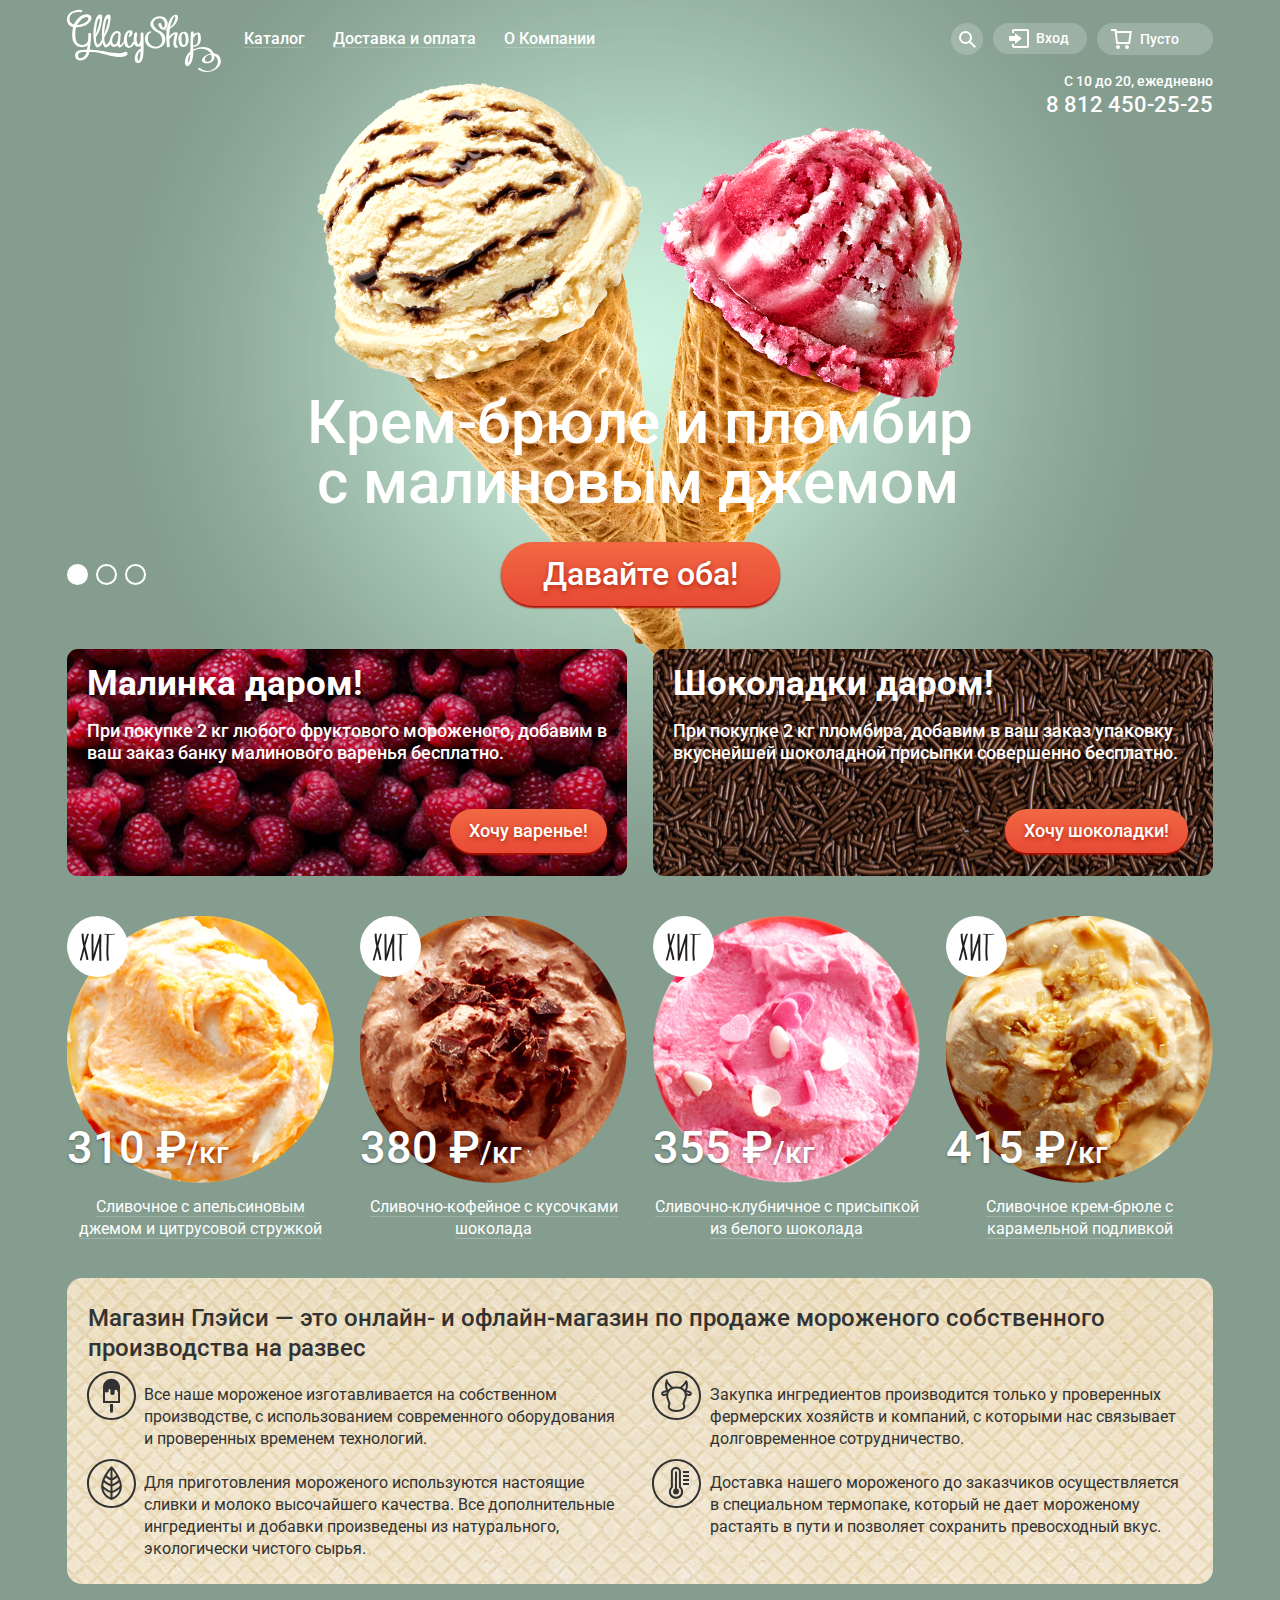
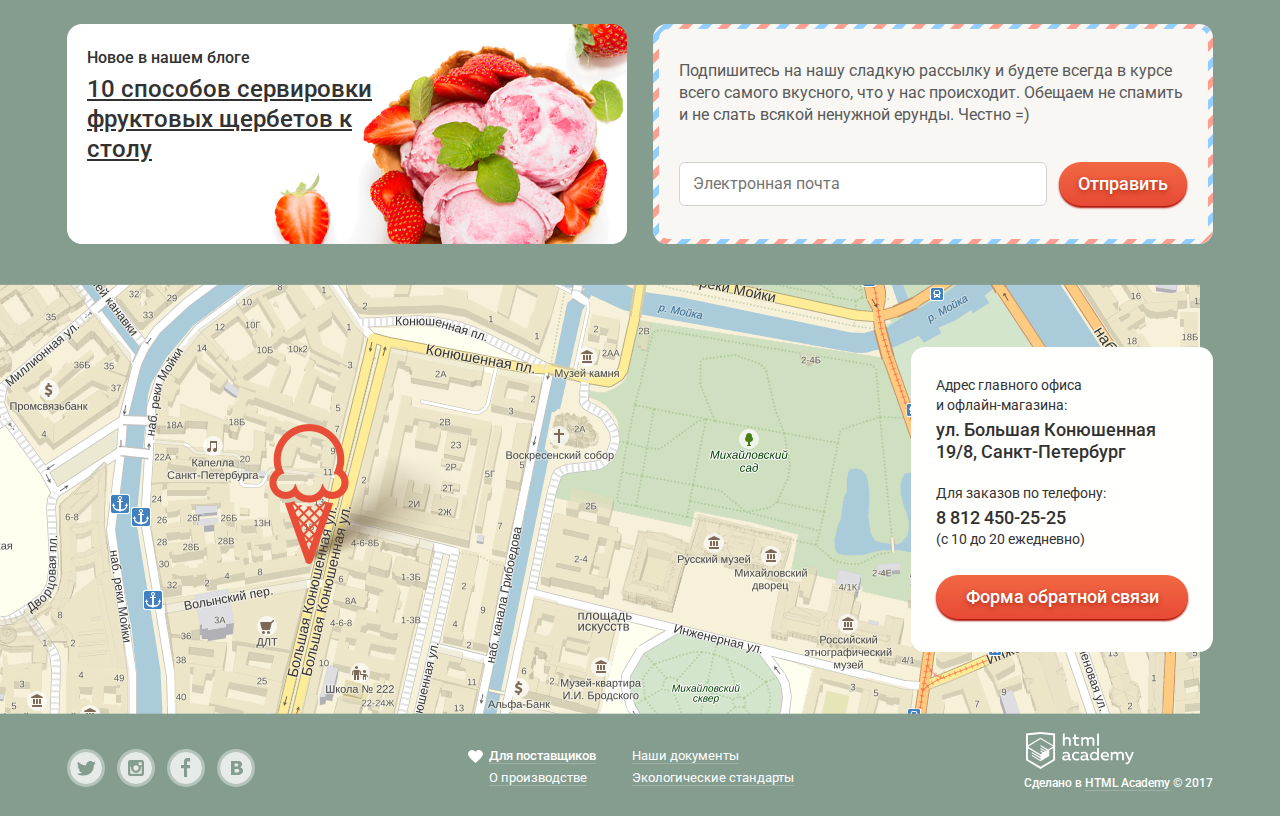
<file: index.html>
<!DOCTYPE html>
<html lang="ru">
<head>
	<meta charset="UTF-8">
	<title>Глейси</title>
  <link href="https://fonts.googleapis.com/css?family=Roboto:400,500&amp;subset=cyrillic" rel="stylesheet"> 
  <link href="css/normalize.css" rel="stylesheet">
  <link href="css/style.css" rel="stylesheet">
</head>
<body class="body-bg">
	<header class="main-header container">
    <nav class="main-navigation">
      <a class="main-header-logo">
      <img src="img/svg/logo.svg" width="154" height="64" alt="Логотип сайта Глейси">
      </a>
      <ul class="site-navigation">
          <li class="catalog-button">
            <a href="catalog.html">Каталог</a>
            <ul class="catalog-navigation">
              <li class="new">Новинки</li>
              <li><a href="#">Сливочное</a></li>
              <li><a href="#" class="current">Щербеты</a></li>
              <li><a href="#">Фруктовый лед</a></li>
              <li><a href="#">Мелорин</a></li>
            </ul>
          </li>
        <li><a href="#">Доставка и оплата</a></li>
        <li><a href="#">О Компании</a></li>
      </ul>
      <ul class="user-navigation">
        <li class="search-item">
          <form class="search-form" action="#" method="get">
          <button class="button-search" type="submit">
            <span class="visually-hidden">Поиск</span>
            <svg xmlns="http://www.w3.org/2000/svg" xmlns:xlink="http://www.w3.org/1999/xlink" width="17" height="17" viewBox="0 0 17 17"><path fill="#fff" d="M16.958 15.527L11.75 10.32A6.455 6.455 0 0 0 13 6.5 6.5 6.5 0 1 0 6.5 13a6.465 6.465 0 0 0 3.839-1.263l5.205 5.204 1.414-1.414zM6.5 11C4.019 11 2 8.981 2 6.5S4.019 2 6.5 2 11 4.019 11 6.5 8.981 11 6.5 11z"/>
            </svg>
          </button>
          <p>
            <label class="visually-hidden" for="site-search">Поиск по сайту</label>
            <input type="search" id="site-search" placeholder="Что ищем?" name="search">
          </p>
        </form>
        </li>
        <li class="login-item">
          <a class="login-link" href="#">
            <svg xmlns="http://www.w3.org/2000/svg" xmlns:xlink="http://www.w3.org/1999/xlink" width="21" height="19" viewBox="0 0 21 19" transform="translate(-6 5)"><g fill="#fff"><path d="M6 14.875L12.917 9.5 6 4.125v2.917H-.042v4.917H6z"/><path d="M18 0H5C3.9 0 3 .9 3 2v2h2V2h13v15H5v-2H3v2c0 1.1.9 2 2 2h13c1.1 0 2-.9 2-2V2c0-1.1-.9-2-2-2z"/></g>
          </svg>Вход</a>
          <form class="login-form" action="#" method="post">
            <p>
              <label class="visually-hidden" for="login-email">Введите ваш e-mail</label>
              <input type="email" id="login-email" name="e-mail" placeholder="Электронная почта">
            </p>
            <p>
              <label class="visually-hidden" for="login-password">Введите ваш пароль</label>
              <input type="password" id="login-password" name="password" placeholder="Пароль">
            </p>
            <p class="login-help">
              <a class="login-restore" href="#">Забыли пароль?</a>
              <a class="login-registr" href="#">Новая регистрация</a>
            </p>
            <button class="button" type="submit">Войти</button>
          </form>
        </li>
        <li>
          <button class="button-cart" type="button">
            <svg xmlns="http://www.w3.org/2000/svg" width="21" height="20" viewBox="0 0 21 20" transform="translate(-29 -2)"><g fill="#FFF"><path d="M5.657 2.031L5.422 0H0v2h3.64l1.5 13h13.988l1.699-12.969H5.657zM17.372 13H6.922L5.888 4.031h12.66L17.372 13z"/><circle cx="6.984" cy="18" r="2"/><circle cx="15.984" cy="18" r="2"/></g>
          </svg>Пусто</button>
        </li>
      </ul>
    </nav>
    <p class="phone-info">
      <span class="text-normal">С 10 до 20, ежедневно</span>
      <br>
      <span class="text-uppercase">8 812 450-25-25</span>
    </p>
	</header>
  <main>
    <h1 class="visually-hidden">Глейси</h1>

    <section class="promo-slider container">
      <h2 class="visually-hidden">Промо товаров</h2>
      <ul class="slider-list">
        <li class="slider-item slider-item-active">
          <h3>Крем-брюле и пломбир<br><span class="text-center">с малиновым джемом</span></h3>
          <p class="slider-image">
            <img src="img/icecream-slider-1.png" width="1045" height="881" alt="Изображение Крем-брюле и пломбира с малиновым джемом">
          </p>
          <a class="button" href="#">Давайте оба!</a>
        </li>
        <li class="slider-item ">
          <h3>Шоколадный пломбир<br><span class="text-center">и лимонный сорбет</span></h3>
          <p class="slider-image">
            <img src="img/icecream-slider-2.png" width="1065" height="859" alt="Изображение Шоколадного пломбира и лимонного сорбета">
          </p>
          <a class="button" href="#">Давайте оба!</a>
        </li>
        <li class="slider-item">
          <h3><span class="text-center">Пломбир с помадкой</span><br> и клубничный щербет</h3>
          <p class="slider-image">
            <img src="img/icecream-slider-3.png" width="1079" height="854" alt="Изображение Пломбира с помадкой и клубничного щербета">
          </p>
          <a class="button" href="#">Давайте оба!</a>
        </li>
      </ul>
      <div class="slider-buttons">
        <button type="button" class="slider-button button-1 slider-button--active">
          <span class="visually-hidden">1</span>
        </button>
        <button type="button" class="slider-button button-2">
          <span class="visually-hidden">2</span>
        </button>
        <button type="button" class="slider-button button-3">
          <span class="visually-hidden">3</span>
        </button>
      </div>
    </section>

    <section class="advertising container">
      <h2 class="visually-hidden">Рекламные акции</h2>

      <section class="advertising-raspberry">
        <h3>Малинка даром!</h3>
        <p class="advertising-info">
          При покупке 2 кг любого фруктового мороженого, добавим в ваш заказ банку малинового варенья бесплатно.
        </p>
        <a class="button" href="#">Хочу варенье!</a>
      </section>

      <section class="advertising-chocolate">
        <h3>Шоколадки даром!</h3>
        <p class="advertising-info">
          При покупке 2 кг пломбира, добавим в ваш заказ упаковку вкуснейшей шоколадной присыпки совершенно бесплатно.
        </p>
        <a class="button" href="#">Хочу шоколадки!</a>
      </section>

    </section>

    <section class="popular-items container">
      <h2 class="visually-hidden">Популярные товары</h2>
      <ul class="popular-items-list">
        <li class="popular-item">
          <h3 class="popular-item-title"><span>Сливочное с апельсиновым джемом и цитрусовой стружкой</span></h3>
          <img src="img/popular-item-1.png" width="267" height="267" alt="Изображение мороженого">
          <p class="popular-item-info"> <span class="text-uppercase">310 &#8381</span>/кг</p>
          <a class="hidden button" href="#">Быстрый просмотр</a>
        </li>
        <li class="popular-item">
          <h3 class="popular-item-title"><span>Сливочно-кофейное с кусочками шоколада</span></h3>
          <img src="img/popular-item-2.png" width="267" height="267" alt="Изображение мороженого">
          <p class="popular-item-info"> <span class="text-uppercase">380 &#8381</span>/кг</p>
          <a class="hidden button" href="#">Быстрый просмотр</a>
        </li>
        <li class="popular-item">
          <h3 class="popular-item-title"><span>Сливочно-клубничное с присыпкой из белого шоколада</span></h3>
          <img src="img/popular-item-3.png" width="267" height="267" alt="Изображение мороженого">
          <p class="popular-item-info"> <span class="text-uppercase">355 &#8381</span>/кг</p>
          <a class="button" href="#">Быстрый просмотр</a>
        </li>
        <li class="popular-item">
          <h3 class="popular-item-title"><span>Сливочное крем-брюле с карамельной подливкой</span></h3>
          <img src="img/popular-item-4.png" width="267" height="267" alt="Изображение мороженого">
          <p class="popular-item-info"> <span class="text-uppercase">415 &#8381</span>/кг</p>
          <a class="hidden button" href="#">Быстрый просмотр</a>
        </li>
      </ul>
    </section>

    <section class="features container">
      <h2 class="visually-hidden">Преимущества</h2>
      <p class="features-title"> Магазин Глэйси — это онлайн- и офлайн-магазин по продаже мороженого собственного производства на развес</p>
      <ul class="features-list">
        <li class="features-item">
          <p class="features-info">Все наше мороженое изготавливается на собственном производстве, с использованием современного оборудования и проверенных временем технологий.</p>
        </li>
        <li class="features-item">
          <p class="features-info">Закупка ингредиентов  производится только у проверенных фермерских хозяйств и компаний, с которыми нас связывает долговременное сотрудничество.</p>
        </li>
        <li class="features-item">
          <p class="features-info">Для приготовления мороженого используются настоящие сливки и молоко высочайшего качества. Все дополнительные ингредиенты и добавки произведены из натурального, экологически чистого сырья.</p>
        </li>
        <li class="features-item">
          <p class="features-info">Доставка нашего мороженого до заказчиков осуществляется в специальном термопаке, который не дает мороженому растаять в пути и позволяет сохранить превосходный вкус.</p>
        </li>
      </ul>
    </section>
    
  <div class="index-columns container">
    <section class="news">
      <h3> Новое в нашем блоге</h3>
      <p class="news-item">
        <a href="#">10 способов сервировки фруктовых щербетов к столу</a>
      </p>
    </section>

    <section class="mailing">
      <h2 class="visually-hidden">Рассылка</h2>
      <p class="mailing-promo">
        Подпишитесь на нашу сладкую рассылку и будете всегда в курсе всего самого вкусного, что у нас происходит. Обещаем не спамить и не слать всякой ненужной ерунды. Честно =) 
      </p>
      <form class="mailing-form" action="#" method="post">
          <label class="visually-hidden" for="mailing-email">Почта для рассылки</label>
          <input type="email" id="mailing-email" name="e-mail" placeholder="Электронная почта">
        <button class="button" type="submit">Отправить</button>
      </form>
    </section>

  </div>
  <div class="map-wrapper">
    <section class="map">
      <h2 class="visually-hidden">Карта</h2>
       <iframe src="https://www.google.com/maps/embed?pb=!1m18!1m12!1m3!1d1998.6036253003151!2d30.320858716211177!3d59.938719169054096!2m3!1f0!2f0!3f0!3m2!1i1024!2i768!4f13.1!3m3!1m2!1s0x4696310fca145cc1%3A0x42b32648d8238007!2z0JHQvtC70YzRiNCw0Y8g0JrQvtC90Y7RiNC10L3QvdCw0Y8g0YPQuy4sIDE5LzgsINCh0LDQvdC60YIt0J_QtdGC0LXRgNCx0YPRgNCzLCAxOTExODY!5e0!3m2!1sru!2sru!4v1547894717855" width="1200" height="430" allowfullscreen></iframe>
      <p>
        <img src="img/map.png" width="1200" height="430" alt="Карта офиса и офлайн-магазина по адресу: ул. Большая Конюшенная 19/8, Санкт-Петербург">
      </p>
    </section>
  </div>
  <div class="contacts-wrapper container">
   <section class="contacts">
      <h2 class="visually-hidden">Контакты</h2>
      <p class="contacts-address">
        Адрес главного офиса<br>
        и офлайн-магазина:
        <br>
        <span class="text-uppercase">ул. Большая Конюшенная 19/8, Санкт-Петербург</span>
      </p>
      <p class="contacts-phone">
        Для заказов по телефону:<br>
        <span class="text-uppercase">8 812 450-25-25</span>
        (с 10 до 20 ежедневно)
      </p>
        <a class="feedback-button button js-feedback-button" href="#">Форма обратной связи</a>
    </section>
  </div>

  </main>
  <footer class="main-footer container">

    <div class="footer-social">
      <ul>
        <li>
          <a href="#" class="social-button social-tw">
            <span class="visually-hidden">Твиттер</span>
          </a>
        </li>
        <li>
          <a href="#" class="social-button social-in">
            <span class="visually-hidden">Инстаграм</span>
          </a>
        </li>
        <li>
          <a href="#" class="social-button social-fb">
            <span class="visually-hidden">Фейсбук</span>
          </a>
        </li>
        <li>
          <a href="#" class="social-button social-vk">
            <span class="visually-hidden">Вконтакте</span>
          </a>
        </li>
      </ul>
    </div>

    <div class="about-us">
      <ul class="about-us-info">
        <li class="heart">
          <a href="#">Для поставщиков</a>
        </li>
        <li>
          <a href="#">Наши документы</a>
        </li>
      </ul>
      <ul class="about-us-documents">
        <li>
          <a href="#">О производстве</a>
        </li>
        <li>
          <a href="#">Экологические стандарты</a>
        </li>
      </ul>
    </div>

    <p class="copyright">
      <span>Сделано в <a href="https://htmlacademy.ru">HTML Academy</a> © 2017</span>
    </p>

  </footer>

  <section class="modal modal-write-us">
    <h2 class="visually-hidden"> Напишите нам</h2>
    <p class="write-us-slogan">Мы обязательно вам ответим!</p>
    <form class="write-us-form" action="https://echo.htmlacademy.ru" method="post">
      <p>
        <label class="visually-hidden" for="write-us-name">Ваше имя</label>
        <input type="text" id="write-us-name" name="username" placeholder="Как вас зовут?">
      </p>
      <p>
        <label class="visually-hidden" for="write-us-email">Ваш e-mail</label>
        <input type="email" id="write-us-email" name="e-mail" placeholder="Ваша почта для ответа?">
      </p>
      <p>
        <label class="visually-hidden" for="write-us-comment">Текст письма:</label>
            <textarea class="write-us-comment" id="write-us-comment" placeholder="Напишите что-нибудь..."></textarea>
      </p>
      <button class="button" type="submit">Отправить</button>
    </form>
    <button class="modal-close" type="button"><span class="visually-hidden">Закрыть</span></button>
  </section>
  <div class="modal-overlay"></div>
  <script src="js/script.js"></script>
</body>
</html>
</file>
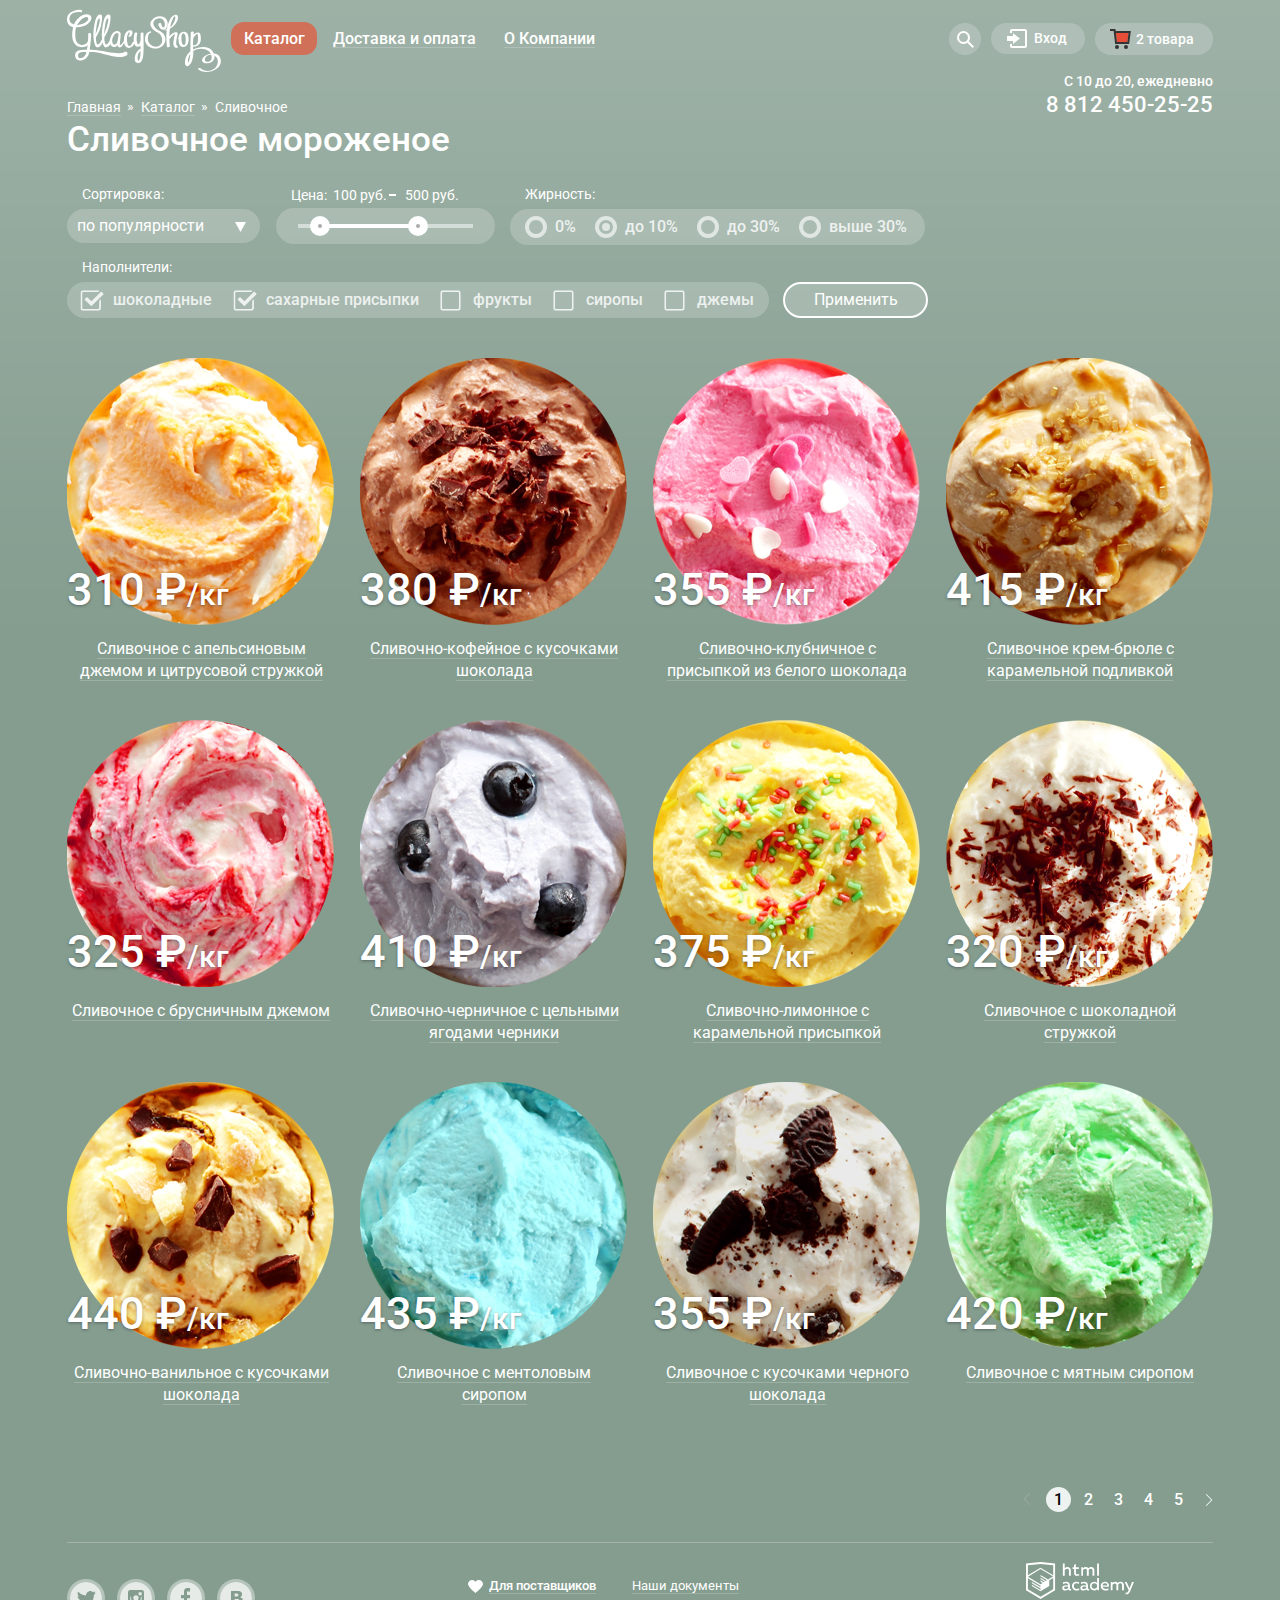
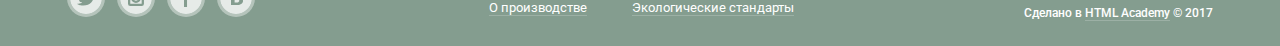
<file: catalog.html>
<!DOCTYPE html>
<html lang="ru">
<head>
	<meta charset="UTF-8">
	<title>Глейси</title>
  <link href="https://fonts.googleapis.com/css?family=Roboto:400,500&amp;subset=cyrillic" rel="stylesheet"> 
  <link href="css/normalize.css" rel="stylesheet">
  <link href="css/style.css" rel="stylesheet">
</head>
<body class="inner-page">
	<header class="main-header container">
    <nav class="main-navigation">
      <a href="index.html" class="main-header-logo">
      <img src="img/svg/logo.svg" width="154" height="64" alt="Логотип сайта Глейси">
      </a>
      <ul class="site-navigation">
          <li class="catalog-button current-site-nav">
            <a href="catalog.html">Каталог</a>
            <ul class="catalog-navigation">
              <li class="new">Новинки</li>
              <li><a href="#">Сливочное</a></li>
              <li><a href="#" class="current">Щербеты</a></li>
              <li><a href="#">Фруктовый лед</a></li>
              <li><a href="#">Мелорин</a></li>
            </ul>
          </li>
        <li><a href="#">Доставка и оплата</a></li>
        <li><a href="#">О Компании</a></li>
      </ul>
      <ul class="user-navigation">
        <li class="search-item">
          <form class="search-form" action="#" method="get">
          <button class="button-search" type="submit">
            <span class="visually-hidden">Поиск</span>
            <svg xmlns="http://www.w3.org/2000/svg" xmlns:xlink="http://www.w3.org/1999/xlink" width="17" height="17" viewBox="0 0 17 17"><path fill="#fff" d="M16.958 15.527L11.75 10.32A6.455 6.455 0 0 0 13 6.5 6.5 6.5 0 1 0 6.5 13a6.465 6.465 0 0 0 3.839-1.263l5.205 5.204 1.414-1.414zM6.5 11C4.019 11 2 8.981 2 6.5S4.019 2 6.5 2 11 4.019 11 6.5 8.981 11 6.5 11z"/>
            </svg>
          </button>
          <p>
            <label class="visually-hidden" for="site-search">Поиск по сайту</label>
            <input type="search" id="site-search" placeholder="Что ищем?" name="search">
          </p>
        </form>
        </li>
        <li class="login-item">
          <a class="login-link" href="#">
            <svg xmlns="http://www.w3.org/2000/svg" xmlns:xlink="http://www.w3.org/1999/xlink" width="21" height="19" viewBox="0 0 21 19" transform="translate(-6 5)"><g fill="#fff"><path d="M6 14.875L12.917 9.5 6 4.125v2.917H-.042v4.917H6z"/><path d="M18 0H5C3.9 0 3 .9 3 2v2h2V2h13v15H5v-2H3v2c0 1.1.9 2 2 2h13c1.1 0 2-.9 2-2V2c0-1.1-.9-2-2-2z"/></g>
          </svg>Вход</a>
          <form class="login-form" action="#" method="post">
            <p>
              <label class="visually-hidden" for="login-email">Введите ваш e-mail</label>
              <input type="email" id="login-email" name="e-mail" placeholder="Электронная почта">
            </p>
            <p>
              <label class="visually-hidden" for="login-password">Введите ваш пароль</label>
              <input type="password" id="login-password" name="password" placeholder="Пароль">
            </p>
            <p class="login-help">
              <a class="login-restore" href="#">Забыли пароль?</a>
              <a class="login-registr" href="#">Новая регистрация</a>
            </p>
            <button class="button" type="submit">Войти</button>
          </form>
        </li> 
        <li class="cart">
          <button class="button-cart" type="button">
            <svg xmlns="http://www.w3.org/2000/svg" width="21" height="20" viewBox="0 0 21 20" transform="translate(-26 -2)"><path fill="#E84D37" d="M5.888 4.031L6.922 13h10.45l1.176-8.969z"/><circle fill="#343434" cx="6.984" cy="18" r="2"/><circle fill="#343434" cx="15.984" cy="18" r="2"/><path fill="#343434" d="M5.657 2.031L5.422 0H0v2h3.64l1.5 13h13.988l1.699-12.969H5.657zM17.372 13H6.922L5.888 4.031h12.66L17.372 13z"/></svg>
          </svg>2 товара
        </button>
        <div class="cart-hidden">
          <ul class="cart-items">
            <li class="cart-item">
              <button class="modal-close" type="button"><span class="visually-hidden">Закрыть</span></button>
              <img src="img/cart-image-1.png" width="33" height="33" alt="Изображение мороженого">
              <p class="cart-title">Пломбир с апельсиновым джемом</p>
              <p class="cart-amount">1,5 кг х <span class="text-graycolor">200 руб.</span></p>
              <span class="cart-price"> 300 руб.</span>
            </li>
            <li class="cart-item">
              <button class="modal-close" type="button"><span class="visually-hidden">Закрыть</span></button>
              <img src="img/cart-image-2.png" width="33" height="33" alt="Изображение мороженого">
              <p class="cart-title">Клубничный пломбир с присыпкой из белого шоколада</p>
              <p class="cart-amount">1,5 кг х <span class="text-graycolor">300 руб.</span></p>
              <span class="cart-price"> 450 руб.</span>
            </li>
          </ul>
          <div class="cart-sum">
            <p> Итого: 750 руб.</p>
            <a class="button" href="#">Оформить заказ</a>
          </div>
        </div>
        </li>
      </ul>
    </nav>
    <p class="phone-info">
      <span class="text-normal">С 10 до 20, ежедневно</span>
      <br>
      <span class="text-uppercase">8 812 450-25-25</span>
    </p>
	</header>
  <main class="container">
    <h1 class="visually-hidden">Каталог магазина Глейси</h1>
    
    <ul class="breadcrumbs">
      <li><a href="index.html">Главная</a></li>
      <li><a href="catalog.html">Каталог</a></li>
      <li><a class="current-bc">Сливочное</a></li>
    </ul>

    <h2 class="page-title">Сливочное мороженое</h2>

    <form class="filter-form" action="#" method="get">
      <fieldset class="sorting">
        <legend class="title-sort">Сортировка:</legend>
    <div class="background-select">
      <select class="filter-sort" name="filter-sort"> 
        <option value="sort-by-popular" selected>по популярности</option>
        <option value="sort-by-low-cost">сначала недорогие</option>
        <option value="sort-by-high-cost">сначала дорогие</option>
        <option value="sort-by-fat">по жирности</option>
      </select>
      <svg class="icon-select" xmlns="http://www.w3.org/2000/svg" x="0px" y="0px"
   width="11px" height="10px" viewBox="0 0 11 10" enable-background="new 0 0 11 10" xml:space="preserve">
        <polyline fill="#FFF" points="5.5,10 0,0 11,0 "/>
      </svg>
    </div>
      </fieldset>
      <fieldset class="range">
                <legend class="price-controls">
                  <span class="range-label">Цена:</span>
                    <label class="min-price"><input type="text" name="min-price" value="100 руб."></label>
                    <label class="max-price"><input type="text" name="max-price" value="500 руб."></label>
                </legend>
                <div class="filters-background">
                  <div class="range-controls">
                    <div class="scale">
                      <div class="bar"></div>
                    </div>
                    <div class="range-toggle range-toggle-min"></div>
                    <div class="range-toggle range-toggle-max"></div>
                  </div>
                </div>
              </fieldset>
      <fieldset class="radio-list">
        <legend>Жирность:</legend>
        <div class="filters-background">
        <ul class="filter-list">
          <li class="filter-option">
            <input class="radio-input visually-hidden" type="radio" name="fat-percent" id="fat-0-percent">
            <label class="radio-checkbox" for="fat-0-percent">0%</label>
          </li>
          <li class="filter-option">
            <input class="radio-input visually-hidden" type="radio" name="fat-percent" id="fat-<10-percent" checked>
            <label class="radio-checkbox" for="fat-<10-percent">до 10%</label>
          </li>
          <li class="filter-option">
            <input class="radio-input visually-hidden" type="radio" name="fat-percent" id="fat-<30-percent">
            <label class="radio-checkbox" for="fat-<30-percent">до 30%</label>
          </li>
          <li class="filter-option">
            <input class="radio-input visually-hidden" type="radio" name="fat-percent" id="fat->30-percent">
            <label class="radio-checkbox" for="fat->30-percent">выше 30%</label>
          </li>
        </ul>
      </div>
      </fieldset>
      <fieldset class="checkbox-list">
        <legend>Наполнители:</legend>
        <div class="filters-background">
        <ul class="filter-list">
          <li class="filter-option">
            <input class="checkbox-input visually-hidden" type="checkbox" name="chocolate" id="chocolate" checked>
            <label class="square-checkbox" for="chocolate">шоколадные</label>
          </li>
          <li class="filter-option">
            <input class=" checkbox-input visually-hidden" type="checkbox" name="sugar" id="sugar" checked>
            <label class="square-checkbox" for="sugar">сахарные присыпки</label>
          </li>
          <li class="filter-option">
            <input class="checkbox-input visually-hidden" type="checkbox" name="fruits" id="fruits">
            <label class="square-checkbox" for="fruits">фрукты</label>
          </li>
          <li class="filter-option">
            <input class="checkbox-input visually-hidden" type="checkbox" name="syrup" id="syrup">
            <label class="square-checkbox" for="syrup">сиропы</label>
          </li>
          <li class="filter-option">
            <input class="checkbox-input visually-hidden" type="checkbox" name="jam" id="jam">
            <label class="square-checkbox" for="jam">джемы</label>
          </li>
        </ul>
      </div>
      </fieldset>
      <button class="button-sort" type="submit">Применить</button>
    </form>

    <section class="catalog">
      <h2 class="visually-hidden">Список товаров</h2>
      <ul class="catalog-list">
        <!-- Начало первой строки -->
        <li class="catalog-item">
          <h3 class="popular-item-title"><span>Сливочное с апельсиновым джемом и цитрусовой стружкой</h3>
          <img src="img/popular-item-1.png" width="267" height="267" alt="Изображение мороженого">
          <p class="popular-item-info"> <span class="text-uppercase">310 &#8381</span>/кг</p>
          <a class="hidden button" href="#">Быстрый просмотр</a>
        </li>
        <li class="catalog-item">
          <h3 class="popular-item-title"><span>Сливочно-кофейное с кусочками шоколада</span></h3>
          <img src="img/popular-item-2.png" width="267" height="267" alt="Изображение мороженого">
          <p class="popular-item-info"> <span class="text-uppercase">380 &#8381</span>/кг</p>
          <a class="hidden button" href="#">Быстрый просмотр</a>
        </li>
        <li class="catalog-item">
          <h3 class="popular-item-title"><span>Сливочно-клубничное с присыпкой из белого шоколада</span></h3>
          <img src="img/popular-item-3.png" width="267" height="267" alt="Изображение мороженого">
          <p class="popular-item-info"> <span class="text-uppercase">355 &#8381</span>/кг</p>
          <a class="hidden button" href="#">Быстрый просмотр</a>
        </li>
        <li class="catalog-item">
          <h3 class="popular-item-title"><span>Сливочное крем-брюле с карамельной подливкой</span></h3>
          <img src="img/popular-item-4.png" width="267" height="267" alt="Изображение мороженого">
          <p class="popular-item-info"> <span class="text-uppercase">415 &#8381</span>/кг</p>
          <a class="hidden button" href="#">Быстрый просмотр</a>
        </li>
        <!-- Начало второй строки -->
        <li class="catalog-item">
          <h3 class="popular-item-title"><span>Сливочное с брусничным джемом</span></h3>
          <img src="img/catalog-item-5.png" width="267" height="267" alt="Изображение мороженого">
          <p class="popular-item-info"> <span class="text-uppercase">325 &#8381</span>/кг</p>
          <a class="hidden button" href="#">Быстрый просмотр</a>
        </li>
        <li class="catalog-item">
          <h3 class="popular-item-title"><span>Сливочно-черничное с цельными ягодами черники</span></h3>
          <img src="img/catalog-item-6.png" width="267" height="267" alt="Изображение мороженого">
          <p class="popular-item-info"> <span class="text-uppercase">410 &#8381</span>/кг</p>
          <a class="hidden button" href="#">Быстрый просмотр</a>
        </li>
        <li class="catalog-item">
          <h3 class="popular-item-title"><span>Сливочно-лимонное с карамельной присыпкой</span></h3>
          <img src="img/catalog-item-7.png" width="267" height="267" alt="Изображение мороженого">
          <p class="popular-item-info"> <span class="text-uppercase">375 &#8381</span>/кг</p>
          <a class="hidden button" href="#">Быстрый просмотр</a>
        </li>
        <li class="catalog-item">
          <h3 class="popular-item-title"><span>Сливочное с шоколадной стружкой</span></h3>
          <img src="img/catalog-item-8.png" width="267" height="267" alt="Изображение мороженого">
          <p class="popular-item-info"> <span class="text-uppercase">320 &#8381</span>/кг</p>
          <a class="hidden button" href="#">Быстрый просмотр</a>
        </li>
        <!-- Начало третьей строки -->
        <li class="catalog-item">
          <h3 class="popular-item-title"><span>Сливочно-ванильное с кусочками шоколада</span></h3>
          <img src="img/catalog-item-9.png" width="267" height="267" alt="Изображение мороженого">
          <p class="popular-item-info"> <span class="text-uppercase">440 &#8381</span>/кг</p>
          <a class="hidden button" href="#">Быстрый просмотр</a>
        </li>
        <li class="catalog-item">
          <h3 class="popular-item-title"><span>Сливочноe с ментоловым сиропом</span></h3>
          <img src="img/catalog-item-10.png" width="267" height="267" alt="Изображение мороженого">
          <p class="popular-item-info"> <span class="text-uppercase">435 &#8381</span>/кг</p>
          <a class="hidden button" href="#">Быстрый просмотр</a>
        </li>
        <li class="catalog-item">
          <h3 class="popular-item-title"><span>Сливочное с кусочками черного шоколада</span></h3>
          <img src="img/catalog-item-11.png" width="267" height="267" alt="Изображение мороженого">
          <p class="popular-item-info"> <span class="text-uppercase">355 &#8381</span>/кг</p>
          <a class="hidden button" href="#">Быстрый просмотр</a>
        </li>
        <li class="catalog-item">
          <h3 class="popular-item-title"><span>Сливочное с мятным сиропом</span></h3>
          <img src="img/catalog-item-12.png" width="267" height="267" alt="Изображение мороженого">
          <p class="popular-item-info"> <span class="text-uppercase">420 &#8381</span>/кг</p>
          <a class="hidden button" href="#">Быстрый просмотр</a>
        </li>
      </ul>
      <div class="border-container">
      <ul class="pagination-list">
        <li class="pagination-item arrow-back current-arrow"><span class="visually-hidden">Назад</span></li>
        <li class="pagination-item pagination-item-current"><a>1</a></li>
        <li class="pagination-item"><a href="#">2</a></li>
        <li class="pagination-item"><a href="#">3</a></li>
        <li class="pagination-item"><a href="#">4</a></li>
        <li class="pagination-item"><a href="#">5</a></li>
        <li class="pagination-item arrow-next"><a href="#"><span class="visually-hidden">Вперед</span></a></li>
      </ul>
    </div>
    </section>
  </main>
  <footer class="main-footer container">

    <div class="footer-social">
      <ul>
        <li>
          <a href="#" class="social-button social-tw">
            <span class="visually-hidden">Твиттер</span>
          </a>
        </li>
        <li>
          <a href="#" class="social-button social-in">
            <span class="visually-hidden">Инстаграм</span>
          </a>
        </li>
        <li>
          <a href="#" class="social-button social-fb">
            <span class="visually-hidden">Фейсбук</span>
          </a>
        </li>
        <li>
          <a href="#" class="social-button social-vk">
            <span class="visually-hidden">Вконтакте</span>
          </a>
        </li>
      </ul>
    </div>

    <div class="about-us">
      <ul class="about-us-info">
        <li class="heart">
          <a href="#">Для поставщиков</a>
        </li>
        <li>
          <a href="#">Наши документы</a>
        </li>
      </ul>
      <ul class="about-us-documents">
        <li>
          <a href="#">О производстве</a>
        </li>
        <li>
          <a href="#">Экологические стандарты</a>
        </li>
      </ul>
    </div>

    <p class="copyright">
      <span>Сделано в <a href="https://htmlacademy.ru">HTML Academy</a> © 2017</span>
    </p>

  </footer>
</body>
</html>
</file>
<file: css/style.css>
body {
  margin: 0;
  padding: 0;

  font-family: "Roboto", "Arial", sans-serif;
  font-size: 16px;
  line-height: 22px;
  font-weight: 500;
  color: #ffffff;

  background-color: #849d8f;
}

.body-bg-slide-1 {
  background-color: #849d8f;
}

.body-bg-slide-2 {
  background-color: #8996a6;
}

.body-bg-slide-3 {
  background-color: #9d8b84;
}

img {
  max-width: 100%;
  height: auto;
}

a {
  text-decoration: none;
}

.visually-hidden:not(:focus):not(:active),
input[type="checkbox"].visually-hidden,
input[type="radio"].visually-hidden {
  position: absolute;

  width: 1px;
  height: 1px;
  margin: -1px;
  border: 0;
  padding: 0;

  white-space: nowrap;

  clip-path: inset(100%);
  clip: rect(0, 0, 0, 0);
  overflow: hidden;
}

.container {
  width: 1146px;
  margin: 0 auto;
  padding: 0 27px;
}

.inner-page {
  background-image: url("../img/lighting-bg.png");
  background-repeat: repeat-x;
  background-position: 50% 0;
}

.inner-page main {
  margin-top: -20px;
}

.button {
  display: inline-block;
  padding: 10px 19px;

  font: inherit;
  font-size: 18px;
  font-weight: 500;
  line-height: 24px;
  text-align: center;
  vertical-align: middle;
  text-shadow: 0px 2px 5px rgba(160, 32, 11, 0.76);
  color: #ffffff;

  background-color: #eb573b;
  background-image: linear-gradient(to top, rgb(231,74,53) 0%, rgb(242,104,67) 100%);
  box-shadow: 0px 2px 2px 0px #ac1000;
  
  border: none;
  border-radius: 50px;

  box-sizing: border-box;
  transition-duration: 0.6s;
  transition-property: all;
}

.button:focus,
.button:hover {
  background-color: #ef7661;
  background-image: linear-gradient(to top, #ec6f5e 0%, #f58669 100%);
  box-shadow: 0px 2px 2px 0px #ac1000;
}

.button:active {
  background-color: #eb573b;
  background-image: linear-gradient(to top, rgb(242,104,67) 0%, rgb(231,74,53) 100%);
  box-shadow: inset 0px 2px 2px 0px #942718;
}

.main-navigation {
  position: relative;
  z-index: 1;
  display: flex;
}

.main-header-logo {
  width: 154px;
  height: 64px;
  padding-top: 9px;
}

.site-navigation,
.user-navigation,
.catalog-navigation {
  list-style: none;
}

.site-navigation a,
.user-navigation a {
  color: #ffffff;
}

.site-navigation {
  position: relative;
  display: flex;
  align-items: center;
  width: 675px;
  margin: 0;
  padding: 0;
  padding-top: 5px;
  padding-left: 10px;
  font-size: 16px;
  line-height: 18px;
}

.site-navigation a {
  padding-top: 7px;
  padding-right: 12px;
  padding-bottom: 7px;
  padding-left: 13px;
  box-sizing: border-box;
}

.site-navigation > li {
  position: relative;
  margin-right: 3px;
}

.site-navigation > li:last-child {
  margin-right: 0;
}

.site-navigation > li::after {
  content: "";

  position: absolute;
  right: 12px;
  bottom: 0;
  left: 13px;

  height: 1px;

  background-color: rgba(255, 255, 255, 0.2);
}

li.catalog-button::after {
  bottom: 14px;
}

.catalog-button:hover > a,
.catalog-button:focus > a,
.site-navigation a:hover,
.site-navigation a:focus {
  font-weight: 500;
  color: #333333;
  background-color: #f7f6f3;
  border-radius: 13px;
  border-bottom: none;
}

.site-navigation a:active {
  font-weight: 500;
  color: #333333;
  background-color: #ededed;
  border-radius: 13px;
  border-bottom: none;
  box-shadow: inset 0px 2px 1px 0px #696969;
}

.site-navigation .current,
.site-navigation .current:hover,
.site-navigation .current:focus,
.site-navigation .current:active {
  color: #ffffff;
  background-color: #d07058;
  border-bottom: none;
  box-shadow: none;
}

.site-navigation .current-site-nav > a{
  color: #ffffff;
  background-color: #d07058;
  border-radius: 13px;
  box-shadow: none;
}

.site-navigation .current-site-nav::after {
  content: none;
}

.catalog-navigation {
  display: none;
  position: absolute;
  top: 45px;
  left: -6px;
  padding: 0;
  padding-bottom: 4px;
  margin: 0;
  background-color: #f8f7f4;
  border-radius: 5px;
  box-shadow: 0px 20px 20px 0px rgba(0, 0, 0, 0.4);
}

.catalog-navigation a {
  display: block;
  width: 143px;
  padding: 0;
  padding-top: 8px;
  padding-right: 19px;
  padding-bottom: 7px;
  padding-left: 19px;
  font-size: 14px;
  line-height: 16px;
  text-align: left;
  color: #323232;
  
  border-radius: 0;
  border-bottom: none;
}

.catalog-navigation a:hover,
.catalog-navigation a:focus {
  background-color: #fbded7;
  border-radius: 0;
}

.catalog-navigation a:active {
  background-color: #f6b5a5;
  border-radius: 0;
  box-shadow: none;
}

.catalog-navigation .new {
  margin-right: 9px;
  margin-left: 6px;
  margin-bottom: 3px;
  padding-top: 10px;
  padding-bottom: 10px;
  padding-left: 13px;
  font-size: 14px;
  line-height: 16px;
  color: #000000;
  border-bottom: 1px solid #d1d0ce;
}

.catalog-button {
  padding-top: 14px;
  padding-bottom: 14px;
}

.catalog-button:hover .catalog-navigation,
.catalog-button:focus .catalog-navigation {
  display: block;
}

.user-navigation {
  display: flex;
  justify-content: flex-end;
  width: 293px;
  margin: 0;
  margin-left: auto;
  padding: 0;
  padding-top: 23px;
  font-size: 14px;
  line-height: 16px;
  font-weight: 400;
}

.user-navigation input {
  font: inherit;
  font-size: 14px;
  line-height: 24px;
  color: #323232;
}

.search-form {
  position: relative;
}

.search-item:hover p {
  display: block;
}


.search-form p {
  position: absolute;
  left: -309px;
  display: none;
  width: 340px;
  margin: 0;
  padding: 0;
  padding: 19px 13px;
  padding-bottom: 21px;
  padding-right: 15px;
  background-color: #f8f7f4;
  border-radius: 6px;
  box-shadow: 0px 20px 20px 0px rgba(0, 0, 0, 0.4);
  box-sizing: border-box;
}

.search-form input,
.login-form input {
  width: 100%;
  padding-top: 9px;
  padding-left: 13px;
  padding-bottom: 9px;
}

.login-item {
  position: relative;
}

.login-form {
  position: absolute;
  top: 36px;
  left: -184px;
  z-index: 2;
  display: none;
  flex-wrap: wrap;
  justify-content: space-between;
  width: 278px;
  padding-top: 20px;
  padding-right: 13px;
  padding-bottom: 18px;
  padding-left: 20px;
  border-radius: 6px;
  background-color: #f8f7f4;
  box-shadow: 0px 20px 20px 0px rgba(0, 0, 0, 0.4);
  box-sizing: border-box;
}

.login-form p {
  margin: 0;
  padding: 0;
}

.login-form input {
  width: 241px;
  margin-bottom: 20px;
  box-sizing: border-box;
}

.login-form button {
  align-self: center;
  width: 100px;
  border-radius: 19px;
  box-shadow: 0px 1px 2px 0px rgba(172, 16, 0, 0.004);
  text-shadow: none;
}

.login-form button:hover,
.login-form button:focus {
  box-shadow: 0 1px 2px 0px #ac1000;
}

.login-form button:active {
  box-shadow: inset 0px 1px 2px 0px #942718;
}

.login-help {
  width: 125px;
  order: 2;
}

.login-help a {
  font-size: 13px;
  font-weight: 500;
  line-height: 24px;
  color: #323232;
  border-bottom: 1px solid #adacaa;
}

.login-help .login-registr {
  position: relative;
  top: -4px;
}

.button-search,
.login-link,
.button-cart {
  margin-right: 10px;
  font-weight: 500;
  color: #ffffff;
  background-color: rgba(255, 255, 255, 0.2);
  border: none;
  border-radius: 20px;
}


.button-search {
  width: 32px;
  height: 32px;
  padding: 0;
  border-radius: 50px;
  border: none;
  cursor: pointer;
}

.button-search svg {
  display: block;
  margin: auto;
}

.login-link {
  display: block;
  padding-top: 1px;
  padding-right: 18px;
  padding-bottom: 8px;
  padding-left: 22px;
}

.login-item:hover .login-form {
  display: flex;
}

.login-item:hover path,
.login-link:hover path,
.login-link:focus path {
  fill: #000000;
}

.button-cart {
  position: relative;
  margin-right: 0;
  padding-top: 8px;
  padding-right: 34px;
  padding-bottom: 8px;
  padding-left: 43px;
}

.inner-page .button-cart {
  padding-right: 19px;
  padding-left: 41px;
}

.button-cart svg {
  position: absolute;
}

.button-cart:hover g,
.button-cart:focus g {
  fill: #000000;
}

.cart:hover .button-cart,
.cart:focus .button-cart,
.login-item:hover .login-link,
.login-item:focus .login-link,
.login-link:hover,
.button-cart:hover,
.login-link:focus,
.button-cart:focus {
  color: #323232;
  background-color: #f8f7f4;
}

.search-item:hover .button-search,
.button-search:hover,
.button-search:focus {
  background-color: rgba(248, 247, 244, 1);
}

.search-item:hover path,
.button-search:hover path,
.button-search:focus path {
  fill: #000000;
}

.button-search:active {
  background-color: rgba(248, 247, 244, 1);
  padding: 0;
}

.cart {
  position: relative;
}

.cart-hidden {
  position: absolute;
  top: 36px;
  right: 0;
  display: none;
  justify-content: center;
  flex-wrap: wrap;
  padding: 20px 15px;
  background-color: #f8f7f4;
  border-radius: 5px;
  box-shadow: 0px 20px 20px 0px rgba(0, 0, 0, 0.4);
}

.cart:hover .cart-hidden,
.cart:focus .cart-hidden {
  display: flex;
}

.cart-item {
  display: flex;
  justify-content: flex-start;
  align-items: center;
  width: 510px;
  margin-bottom: 11px;
  font-size: 13px;
  line-height: 16px;
  color: #323232
}

.cart-item .modal-close {
  width: 11px;
  height: 11px;
  margin-right: 14px;
  border: none;
  background-color: transparent;
  background-image: url("../img/svg/cross-small.svg");
  background-position: center;
  background-repeat: no-repeat;

  cursor: pointer;
}

.cart-title {
  width: 220px;
  margin: 0;
  margin-right: 26px;
}

.cart-item:nth-child(even) .cart-title {
  padding-top: 19px;
}

.cart-item:last-child {
  margin-bottom: 15px;
}

.cart-amount {
  width: 103px;
  margin: 0;
  margin-right: 20px;
}

.cart-price {
  width: 65px;
}

.cart-item img {
  width: 33px;
  height: 33px;
  margin-right: 14px;
}

.cart-items {
  display: flex;
  flex-wrap: wrap;
  margin: 0;
  padding: 0;
  list-style: none;
  border-bottom: 1px solid #cacac7;
}

.cart-item .text-graycolor {
  color: #999999;
}

.cart-sum {
  display: flex;
  flex-direction: column;
  align-items: flex-end;
  width: 100%;
  padding-top: 14px;
}

.cart-sum > p {
  margin: 0;
  margin-bottom: 14px;
  font-size: 15px;
  font-weight: 500;
  line-height: 18px;
  color: #323232;
}

.cart-sum .button {
  width: 171px;
  padding-left: 15px;
  padding-right: 15px;
}

.phone-info {
  display: flex;
  width: 170px;
  margin: 0;
  margin-left: auto;
  justify-content: flex-end;
  flex-wrap: wrap;
}

.phone-info .text-uppercase {
  position: relative;
  top: -2px;
}
.text-normal {
  font-size: 14px;
  line-height: 16px;
}

.text-uppercase {
  font-size: 22px;
  line-height: 24px;
}

.promo-slider {
  position: relative;
  z-index: 0;
  margin-bottom: 38px;
}

.slider-list {
  padding: 0;
  margin: 0;
  list-style: none;
}

.slider-item {
  display: none;
  justify-content: flex-end;
  flex-direction: column;
  position: relative;
  min-height: 492px;
  z-index: 1;
}

.slider-item-active {
  display: flex;
}

.slider-item h3 {
  align-self: center;
  margin: 0;
  margin-bottom: 29px;
  font-size: 60px;
  font-weight: 500;
  line-height: 60px;
}

.slider-item .text-center {
  padding: 0 10px;
}

.slider-item:nth-child(2) .text-center {
  padding: 0 35px;
}

.slider-item:nth-child(3) .text-center {
  padding: 0 15px;
}

.slider-item .button {
  width: 279px;
  margin-bottom: 5px;
  align-self: center;
  font-size: 32px;
  line-height: 44px;
  box-sizing: border-box;
}

.slider-image {
  position: absolute;
  top: -135px;
  left: 50px;
  z-index: -1;
}

.slider-buttons {
  position: absolute;
  bottom: 26px;
  left: 27px;
  display: flex;
}

.slider-button {
  width: 21px;
  height: 21px;
  margin-right: 8px;
  background-color: rgba(255, 255, 255, 0);
  border: 2px solid #ffffff;
  border-radius: 15px;
  cursor: pointer;
  z-index: 2;
}

.slider-button--active {
  background-color: rgba(255, 255, 255, 1);
}

.slider-button:hover,
.slider-button:focus {
  background-color: rgba(255, 255, 255, 0.4);
}

.slider-button--active:hover,
.slider-button--active:focus {
  background-color: rgba(255, 255, 255, 1);
}

.slider-button:active {
  background-color: rgba(255, 255, 255, 1);
}

.slider-button:last-child {
  margin-right: 0;
}

.advertising {
  position: relative;
  z-index: 1;
  display: flex;
  justify-content: space-between;
  margin-bottom: 40px;
}

.advertising .button {
  align-self: flex-end;
}

.advertising h3 {
  margin: 0;
  margin-bottom: 16px;
  font-size: 35px;
  line-height: 41px;
}

.advertising-raspberry {
  display: flex;
  flex-direction: column;
  justify-content: flex-start;
  width: 560px;
  padding-top: 14px;
  padding-right: 20px;
  padding-bottom: 23px;
  padding-left: 20px;
  border-radius: 11px;
  background-color: transparent;
  background-image: url("../img/raspberry-bg.jpg");
  background-repeat: no-repeat;
  background-position: center;
  box-sizing: border-box;
}

.advertising-chocolate {
  display: flex;
  flex-direction: column;
  justify-content: flex-start;
  width: 560px;
  padding-top: 14px;
  padding-left: 20px;
  padding-bottom: 23px;
  padding-right: 25px;
  border-radius: 11px;
  background-color: transparent;
  background-image: url("../img/chocolate-bg.jpg");
  background-repeat: no-repeat;
  background-position: center;
  box-sizing: border-box;
}

.advertising-info {
  margin: 0;
  margin-bottom: 45px;
  font-size: 18px;
  line-height: 22px;
}

.popular-items {
  margin-bottom: 23px;
}

.popular-items img {
  width: 267px;
  height: 267px;
}
.popular-items-list {
  display: flex;
  justify-content: space-between;
}

.popular-items h3 {
  width: 267px;
  order: 1;
  margin: 0;
  margin-bottom: 15px;
  padding-top: 13px;
  font-size: 16px;
  line-height: 22px;
  font-weight: 400;
  text-align: center;
}

.popular-items-list .button {
  position: relative;
  display: none;
  align-self: center;
  order: 2;
  z-index: 2;
}

.popular-item {
  position: relative;
  display: flex;
  flex-direction: column;
  border-radius: 11px;
}

.popular-item:hover .button {
  display: block;
  margin-bottom: -45px;
}

.popular-item:hover::after {
  display: block;
}

.popular-item::after {
  content: "";
  position: absolute;
  top: -7px;
  left: -13px;
  display: none;
  width: 110%;
  height: 100%;
  padding-bottom: 66px;
  background-color: rgba(255, 255, 255, 0.2);
  border-radius: 3px;
  box-shadow: 0px 20px 20px 0px rgba(0, 0, 0, 0.4);
  z-index: 1;
}

.popular-item::before {
  content: "";
  position: absolute;
  top: 0;
  left: 0;
  width: 61px;
  height: 61px;

  background-color: transparent;
  background-image: url("../img/svg/hit.svg");
  background-repeat: no-repeat;
  background-position: center;
}

.popular-item-title span{
  border-bottom: 1px solid rgba(255, 255, 255, 0.2);
}

.popular-item-info {
  position: absolute;
  left: 0;
  bottom: 80px;
  margin: 0;
  text-shadow: 0px 1px 3px rgba(49, 50, 53, 0.5);
}

.popular-items-list,
.catalog-list {
  margin: 0;
  padding: 0;
  list-style: none;
}

.popular-items-list p,
.catalog-list p {
  font-size: 30px;
  line-height: 45px;
}

.popular-items-list .text-uppercase,
.catalog-list .text-uppercase {
  font-size: 45px;
  line-height: 45px;
}

.features {
  display: flex;
  flex-direction: column;
  margin-bottom: 40px;
  color: #323232;
  background-image: url("../img/waffle-bg-pattern.png");
  background-repeat: no-repeat;
  background-position: center;
  border-radius: 13px;
}

.features-title {
  margin: 0;
  margin-bottom: 21px;
  padding-top: 25px;
  padding-left: 21px;
  font-size: 24px;
  line-height: 30px;
}

.features-list{
  display: flex;
  justify-content: flex-start;
  flex-wrap: wrap;
  margin: 0;
  padding: 0;
  padding-bottom: 2px;
  list-style: none;
}

.features-item {
  position: relative;
  width: 483px;
  padding-left: 77px;
}

.features-item::before {
  content: "";
  position: absolute;
  top: -13px;
  left: 20px;
  width: 49px;
  height: 49px;

  background-image: url("../img/svg/ice-cream.svg");
  background-repeat: no-repeat;
  background-position: center;
}

.features-item:nth-child(even)::before {
  left: 25px;
  background-image: url("../img/svg/cow.svg");
}

.features-item:nth-child(3)::before {
  background-image: url("../img/svg/eco.svg");
}

.features-item:nth-child(4)::before {
  background-image: url("../img/svg/thermometer.svg");
}

.features-item:nth-child(even) {
  width: 477px;
  padding-left: 83px;
}

.features-info {
  margin: 0;
  margin-bottom: 22px;
  font-weight: 400;
}

.news {
  width: 290px;
  min-height: 220px;
  padding-right: 250px;
  padding-left: 20px;
  background-image: url("../img/strawberry-bg.png");
  background-repeat: no-repeat;
  background-position: left;
}

.news h3 {
  margin: 0;
  padding-top: 23px;
  font-size: 16px;
  font-weight: 500;
  line-height: 22px;
  color: #323232;
}

.news-item {
  margin: 0;
  padding-top: 5px;
}

.news-item a {
  font-size: 24px;
  line-height: 30px;
  color: #323232;
  text-decoration: underline;
}

.login-help a:hover,
.login-help a:focus,
.news-item a:hover,
.news-item a:focus {
  color: #e84d37;
}

.login-help a:active,
.news-item a:active {
  color: #e84d37;
}

.index-columns {
  display: flex;
  justify-content: space-between;
  margin-bottom: 40px;
}

.map-wrapper {
  position: relative;
  width: 100%;
}

.map p {
  width: 100%;
  position: relative;
  margin: 0;
}

.map img {
  width: 1200px;
  height: 430px;
  z-index: 0;
}

.map iframe {
  position: absolute;
  left: 0;
  top: 0;
  width: 100%;
  z-index: 1;
  border: none;
}

.mailing {
  width: 508px;
  padding: 5px 26px;
  color: #5a5a5a;
  background-color: #f8f7f4;
  background-image: url("../img/mailing-bg.png");
  background-repeat: no-repeat;
  background-position: center;
  border-radius: 14px;
}

.mailing-promo {
  font-weight: 400;
  margin: 0;
  margin-bottom: 36px;
  padding-top: 31px;
}

.mailing-form {
  display: flex;
  justify-content: space-between;
}

.mailing-form input {
  width: 368px;
  padding-left: 13px;
  box-sizing: border-box;
}

.contacts-wrapper {
  position: relative;
}

.contacts {
  position: absolute;
  right: 27px;
  top: -373px;
  z-index: 1;
  display: flex;
  flex-direction: column;
  flex-wrap: wrap;
  width: 302px;
  min-height: 305px;
  padding-top: 28px;
  padding-bottom: 18px;
  padding-left: 25px;
  padding-right: 25px;
  font-size: 14px;
  font-weight: 400;
  line-height: 20px;
  
  color: #323232;
  background-color: #fffffe;
  border-radius: 14px;

  box-sizing: border-box;
}

.contacts-address {
  margin: 0;
  margin-bottom: 20px;
}

.contacts-phone {
  margin: 0;
  margin-bottom: 26px;
}

.contacts .text-uppercase {
  display: block;
  padding-top: 4px;
  font-size: 18px;
  font-weight: 500;
  line-height: 22px;
}

.contacts .feedback-button {
  width: 252px;
}

.breadcrumbs {
  display: flex;
  width: 853px;
  margin: 0;
  margin-bottom: 4px;
  padding: 0;
  font-size: 14px;
  font-weight: 400;
  line-height: 16px;
  list-style: none;
}

.breadcrumbs a {
  color: #ffffff;
  border-bottom: 1px solid rgba(255, 255, 255, 0.2);
}

.breadcrumbs li {
  position: relative;
  margin-right: 20px;
}

.breadcrumbs li:last-child {
  margin-right: 0;
}

.breadcrumbs li::after{
  content: "»";
  position: absolute;
  top: -1px;
  right: -13px;
  width: 7px;
  height: 6px;
}

.breadcrumbs li:last-child::after {
  content: "";
}

.breadcrumbs a:hover,
.breadcrumbs a:focus {
  color: #ffbc9e;
  border-bottom: 1px solid rgba(255, 188, 158, 0.3);
}

.breadcrumbs a:active {
  color: #ffbc9e;
  border-bottom: 1px solid rgba(255, 188, 158, 0.3);
}

.breadcrumbs .current-bc,
.breadcrumbs .current-bc:hover,
.breadcrumbs .current-bc:focus,
.breadcrumbs .current-bc:active {
  color: #ffffff;
  border-bottom: none;
}

.page-title {
  margin: 0;
  margin-bottom: 26px;
  font-size: 35px;
  font-weight: 500;
  line-height: 41px;
}

.filter-form {
  display: flex;
  flex-wrap: wrap;
  width: 880px;
  margin-bottom: 40px;
}

.filter-form ul {
  display: flex;
  list-style: none;
}

.filter-form fieldset {
  padding: 0;
  margin: 0;
  border: none;
}

.filter-form legend {
  margin-bottom: 7px;
  padding-left: 15px;
  font-size: 14px;
  font-weight: 400;
  line-height: 16px;
}

.filter-form label {
  line-height: 18px;
}

.background-select {
  position: relative;
  padding: 6px 10px;
  color: #ffffff;
  background-color: rgba(255, 255, 255, 0.2);
  border-radius: 25px;
}
.filter-form select {
  width: 173px;
  font-weight: 400;
  color: #ffffff;
  background-color: rgba(255, 255, 255, 0);
  border: none;
  border-radius: 25px;
  box-sizing: border-box;
  appearance: none;
}

.filter-form select:hover,
.filter-form select:focus {
  color: #000000;
}

.filter-form .icon-select {
  position: absolute;
  top: 13px;
  right: 14px;
  width: 11px;
  height: 10px;
  z-index: 1;
  pointer-events: none;
}

.filter-form .sorting {
  margin-bottom: 16px;
  margin-right: 16px;
}

 .filter-sort:hover + .icon-select polyline {
  fill: #323232;
}

.range {
  position: relative;
  width: 215px;
}

.filter-form .range {
  margin-right: 15px;
}

.filter-form .price-controls {
  position: relative;
  display: inline-block;
  margin-bottom: 4px;
}

.price-controls::after {
  content: "";
  position: absolute;
  top: 8px;
  left: 113px;
  width: 7px;
  height: 2px;
  background: #ffffff;
}

.price-controls label {
  font-size: 14px;
  line-height: 16px;
  color: #ffffff;
  cursor: pointer;
}

.price-controls input {
  width: 55px;
  margin: 0;
  font-size: 14px;
  line-height: 16px;
  color: #ffffff;
  background: rgba(255, 255, 255, 0);
  border: 0;
}

.range-label {
  margin-right: 1px;
}

.min-price,
.max-price {
  width: 60px;
  margin-right: 10px;
  margin-top: -1px;
}

.range .filters-background {
  width: 195px;
  min-height: 20px;
  padding: 8px 12px;
  background-color: rgba(255, 255 ,255 , 0.2);
  border-radius: 25px;
}

.range-controls {
  position: absolute;
  bottom: 31px;
  left: 17px;
}

.scale {
  width: 175px;
  height: 4px;
  background: rgba(255, 255, 255, 0.5);
  margin-left: 5px;
}

.bar {
  width: 103px;
  height: 4px;
  background: #ffffff;
  margin-left: 25px;
}

.range-toggle {
  position: absolute;
  top: -8px;
  width: 4px;
  height: 4px;
  background: #ababab;
  border: 8px solid #ffffff;
  border-radius: 50%;
  cursor: pointer;
}

.range-toggle-min {
  left: 17px;
}

.range-toggle-max {
  right: 45px;
}

.range-toggle:hover {
  transform: scale(1.2);
}

.filter-form .filter-list {
  display: flex;
  flex-wrap: wrap;
  min-width: 415px;
  margin: 0;
  padding: 0;
}

.radio-list .filters-background {
  width: 415px;
  min-height: 36px;
  padding: 7px 12px;
  border-radius: 25px;
  background-color: rgba(255, 255 ,255 , 0.2);
  box-sizing: border-box;
}

.filter-list .filter-option {
  position: relative;
  padding-left: 33px;
  margin-right: 16px;
}

.filter-list .filter-option:last-child {
  margin-right: 0;
}

.filter-option label {
  opacity: 0.8;
  cursor: pointer;
  user-select: none; 
}

.radio-input + label::before {
  content: "";
  position: absolute;
  left: 3px;
  width: 14px;
  height: 14px;
  border: 4px solid rgb(238, 242, 240);
  border-radius: 50%;
  background-color: transparent;
}

.radio-input:checked + label::after {
  content: "";
  position: absolute;
  top: 7px;
  left: 10px;
  width: 8px;
  height: 8px;
  border-radius: 50%;
  background-color: rgb(238, 242, 240);
}

.radio-input:disabled + label {
  opacity: 0.4;
}

.radio-input:hover + label,
.radio-input:focus + label {
  opacity: 1;
}

.filter-form .checkbox-list {
  margin-right: 14px;
}

.checkbox-list .filters-background {
  min-width: 702px;
  min-height: 36px;
  padding: 7px 12px;
  padding-right: 5px;
  padding-left: 13px;
  border-radius: 25px;
  background-color: rgba(255, 255 ,255 , 0.2);
  box-sizing: border-box;
}

.checkbox-list .filter-option {
  padding-left: 33px;
  margin-right: 21px;
}

.checkbox-list .filter-option:last-child {
  margin-right: 0;
}

.checkbox-input + label::before {
  content: "";
  position: absolute;
  left: -1px;
  width: 23px;
  height: 23px;
  background-image: url("../img/svg/checkbox-off.svg");
  background-position: center;
  background-repeat: no-repeat;
  transform: scale(0.89);
}

.checkbox-input:checked + label::before {
  left: -1px;
  width: 27px;
  height: 23px;
  background-image: url("../img/svg/checkbox-on.svg");
}

.checkbox-input:disabled + label {
  opacity: 0.4;
}

.checkbox-input:hover + label,
.checkbox-input:focus + label {
  opacity: 1;
}

.button-sort {
  width: 145px;
  height: 36px;
  margin-top: 23px;
  font-size: 16px;
  line-height: 18px;
  color: #ffffff;
  background-color: rgba(255, 255, 255, 0.2);
  border: 2px solid #ffffff;
  border-radius: 25px;
}

.button-sort:focus,
.button-sort:hover {
  color: #323232;
  background-color: rgba(255, 255, 255, 1);
}

.button-sort:active {
  background-color: #eaeaea;
  box-shadow: inset 0px 2px 1px 0px #696969;
}

.catalog-list {
  display: flex;
  flex-wrap: wrap;
  justify-content: space-between;
  margin-bottom: 43px;
}

.catalog-list .button {
  position: relative;
  display: none;
  align-self: center;
  order: 2;
  z-index: 2;
}

.catalog-item {
  position: relative;
  display: flex;
  flex-direction: column;
  margin-bottom: 23px;
  border-radius: 11px;
}

.catalog-item:hover .button {
  display: block;
  margin-bottom: -45px;
}

.catalog-item:hover::after {
  display: block;
}

.catalog-item::after {
  content: "";
  position: absolute;
  top: -7px;
  left: -13px;
  display: none;
  width: 110%;
  height: 100%;
  padding-bottom: 66px;
  background-color: rgba(255, 255, 255, 0.2);
  border-radius: 3px;
  box-shadow: 0px 20px 20px 0px rgba(0, 0, 0, 0.4);
  z-index: 1;
}

.catalog h3 {
  width: 258px;
  order: 1;
  margin: 0;
  margin-bottom: 15px;
  padding-top: 13px;
  padding-left: 5px;
  font-size: 16px;
  line-height: 22px;
  font-weight: 400;
  text-align: center;
}

.border-container {
  border-bottom: 1px solid rgba(238, 242, 240, 0.3);
}

.pagination-list {
  position: relative;
  left: 8px;
  display: flex;
  min-height: 55px;
  justify-content: flex-end;
  margin: 0;
  padding: 0;
  margin-left: auto;
  list-style: none;
}

.pagination-item {
  margin-right: 5px;
}

.pagination-item:first-child {
  width: 25px;
  height: 25px;
  margin-right: 6px;
  background-image: url("../img/svg/icon-right-small.svg");
  background-position: center;
  background-repeat: no-repeat;
  
  cursor: pointer;
  transform: rotate(180deg);
  opacity: 0.2;
}

.pagination-item.current-arrow {
  cursor: auto;
}

.pagination-item:last-child {
  width: 25px;
  height: 25px;
  margin-right: 0;
  background-image: url("../img/svg/icon-right-small.svg");
  background-position: center;
  background-repeat: no-repeat;
  
  cursor: pointer;
}

.arrow-next a:active,
.arrow-back a:active {
  background-image: url("../img/svg/icon-right-small-active.svg");
  background-position: center;
  background-repeat: no-repeat;
}

.pagination-item a {
  display: block;
  width: 25px;
  height: 25px;
  font-size: 16px;
  line-height: 25px;
  text-align: center;
  color: #ffffff;
  border-radius: 50%;
  background-color: rgba(238, 242, 240, 0);
}

.pagination-item a:focus,
.pagination-item a:hover {
  background-color: rgba(238, 242, 240, 0.2);
}

.pagination-item a:active {
  color: #000000;
  background-color: rgba(238, 242, 240, 1);
}

.pagination-item-current a{
  color: #000000;
  background-color: rgba(238, 242, 240, 1);
}
.main-footer {
  display: flex;
  justify-content: space-between;
  padding-bottom: 24px;
}

.inner-page .main-footer {
  margin-top: 7px;
}

.main-footer ul {
  padding: 0;
  margin: 0;
  list-style: none;
}

.footer-social {
  width: 267px;
  margin-right: 26px;
  margin-top: 29px;
}

.footer-social ul {
  display: flex;
  justify-content: flex-start;
}
.footer-social li {
  margin-right: 12px;
}

.footer-social li:last-child {
  margin-right: 0;
}

.footer-social .social-button {
  display: flex;
  justify-content: center;
  align-items: center;
  width: 32px;
  height: 32px;
  background-image: url("../img/svg/twitter.svg");
  background-position: center;
  background-repeat: no-repeat;
  border: 3px solid rgba(255, 255, 255, 0.5);
  border-radius: 50%;
  opacity: 0.8;
}

.footer-social .social-button:hover,
.footer-social .social-button:focus {
  border: 3px solid rgba(255, 255, 255, 0.7);
  opacity: 1;
}

.footer-social .social-button:active {
   border: 3px solid rgba(255, 255, 255, 0.7);
   opacity: 0.9;
   box-shadow: inset 0px 2px 1px #888888;
}

.footer-social .social-in {
  background-image: url("../img/svg/instagram.svg");
}

.footer-social .social-fb {
  background-image: url("../img/svg/fb.svg");
}

.footer-social .social-vk {
  background-image: url("../img/svg/vk.svg");
}

.about-us {
  width: 407px;
  margin-top: 24px
}

.about-us ul {
  display: flex;
  flex-wrap: wrap;
  justify-content: flex-start;
  align-items: center;
}

.about-us li {
  min-width: 143px;
}

.about-us a {
  font-size: 13px;
  font-weight: 400;
  line-height: 18px;
  text-align: left;
  color: #ffffff;
  border-bottom: 1px solid rgba(255, 255, 255, 0.2);
}

.about-us a:hover,
.about-us a:focus {
  color: #ffbc9e;
  border-bottom: 1px solid rgba(255, 188, 158, 0.3);
}

.about-us a:active {
  color: #ffbc9e;
  border-bottom: 1px solid rgba(255, 188, 158, 0.3);
}

.heart {
  position: relative;
}

.heart > a {
  font-weight: 500;
}

.heart::before {
  content: "";
  position: absolute;
  top: 6px;
  left: -21px;
  width: 15px;
  height: 13px;

  background-image: url("../img/svg/heart.svg");
  background-repeat: no-repeat;
  background-position: center;
}

.copyright {
  position: relative;
  margin: 0;
  padding-top: 54px;
  font-size: 12px;
  font-weight: 500;
  line-height: 18px;
}

.copyright::before {
  content: "";
  position: absolute;
  top: 10px;
  left: 2px;
  width: 108px;
  height: 40px;

  background-image: url("../img/svg/logo-htmlacademy.svg");
  background-repeat: no-repeat;
  background-position: center;
}

.copyright a {
  color: #fefefe;
  border-bottom: 1px solid rgba(254, 254, 254, 0.2);
}

.copyright a:hover,
.copyright a:focus {
  color: #ffbc9e;
  border-bottom: 1px solid rgba(255, 188, 158, 0.3);
}

.copyright a:active {
  color: #ffbc9e;
  border-bottom: 1px solid rgba(255, 188, 158, 0.3);
}

.modal-write-us {
  position: fixed;
  top: 339px;
  left: 50%;
  display: none;
  flex-direction: column;
  width: 477px;
  margin-left: -239px;
  padding-top: 20px;
  padding-right: 25px;
  padding-bottom: 25px;
  padding-left: 25px;
  font-size: 16px;
  line-height: 24px;
  color: #323232;
  background-color: #f8f7f4;
  border-radius: 10px;
  box-sizing: border-box;
  z-index: 2;
}

.modal-write-us input {
  width: 265px;
  margin-bottom: 20px;
  padding-top: 12px;
  padding-right: 5px;
  padding-left: 15px;
  padding-bottom: 12px;
  box-sizing: border-box;
}

.modal-write-us textarea {
  width: 428px;
  height: 155px;
  margin-bottom: 25px;
  padding-top: 12px;
  padding-right: 5px;
  padding-left: 15px;
  padding-bottom: 12px;
  box-sizing: border-box;
}

.modal-write-us .button {
  display: block;
  margin-left: auto;
}
.write-us-form {
  width: 430px;
}

.write-us-form p{
  margin: 0;
}

.mailing-form input,
.login-form input,
.search-form input,
.modal-write-us input,
.modal-write-us textarea {
  border-radius: 6px;
  border: 1px solid #d3d3d2; 
  box-sizing: border-box;
  outline: none;
}
.mailing-form input:hover,
.login-form input:hover,
.search-form input:hover,
.modal-write-us input:hover,
.modal-write-us textarea:hover {
  box-shadow: inset 0 0 0 1px #c7c6c5;
  outline: none;
}

.mailing-form input:focus,
.login-form input:focus,
.search-form input:focus,
.modal-write-us input:focus,
.modal-write-us textarea:focus {
  box-shadow: inset 0 0 0 1px #8fbdec;
  outline: none;
}

.write-us-slogan {
  margin: 0;
  margin-bottom: 15px;
  font-size: 24px;
  line-height: 28px;
}

.modal-close {
  position: absolute;
  top: 15px;
  right: 16px;
  
  width: 18px;
  height: 18px;

  font-size: 0;
  
  background-color: transparent;
  background-image: url("../img/svg/cross-big.svg");
  background-position: center;
  background-repeat: no-repeat;
  border: 0;

  cursor: pointer;
}

.modal-overlay {
  display: none;
  position: fixed;
  top: 0;
  left: 0;
  width: 100%;
  height: 100%;
  background-color: rgba(0, 0, 0, 0.5);
  z-index: 1;
}

@keyframes bounce {
  0% {
    transform: translateX(-2000px);
  }

  70% {
    transform: translateX(30px);
  }

  90% {
    transform: translateX(-10px);
  }

  100% {
    transform: translateX(0);
  }
}

.modal-show {
  display: flex;
  animation-name: bounce;
  animation-duration: 0.8s;
}

.overlay-show {
  display: block;
}
</file>
